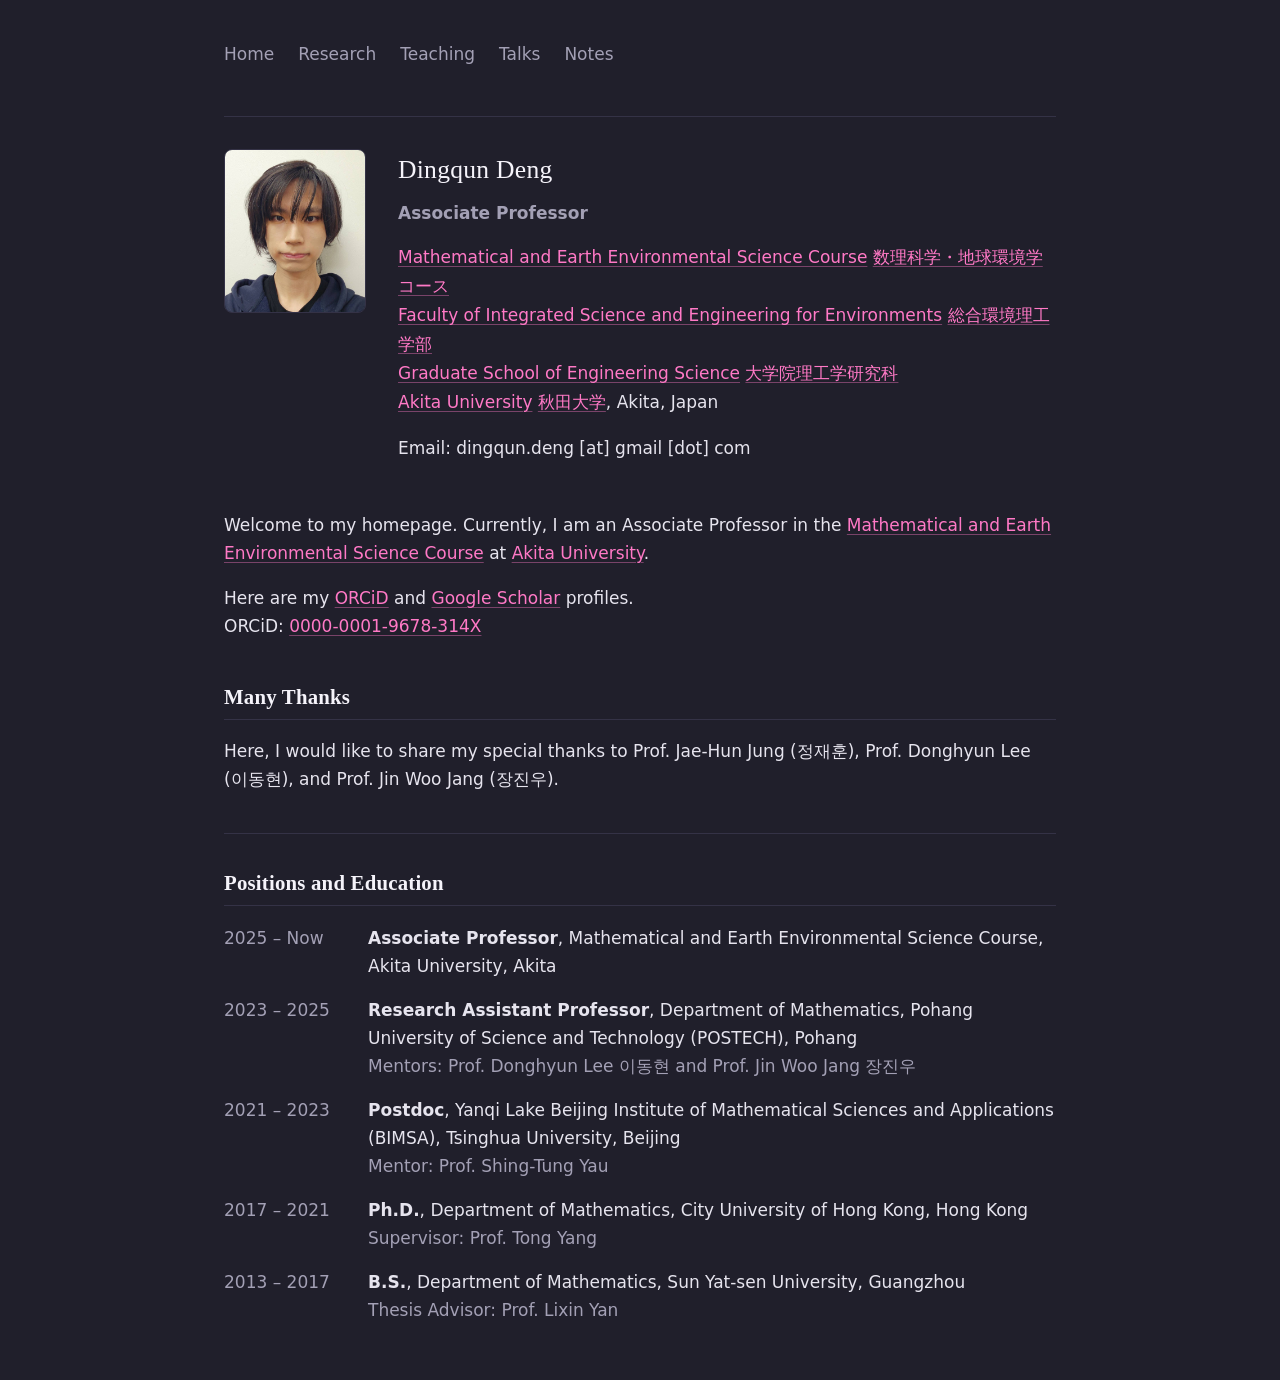
<file: index.html>
<!doctype html>
<html lang="en">
<head>
<meta charset="utf-8">
<meta name="viewport" content="width=device-width, initial-scale=1">
<title>Dingqun Deng</title>
<link rel="stylesheet" href="style.css">
</head>

<body>
<div class="wrap">

  <header>
    <nav>
      <ul>
        <li><a href="index.html">Home</a></li>
        <li><a href="research.html">Research</a></li>
        <li><a href="teaching.html">Teaching</a></li>
        <li><a href="talks.html">Talks</a></li>
        <li><a href="notes.html">Notes</a></li>
      </ul>
    </nav>
  </header>

  <hr>

  <div id="home">
    <div class="profile-row">
      <img src="photo.jpg" alt="Dingqun Deng" class="profile-avatar" onerror="this.remove()">
      <div>
        <h1 class="profile-name">Dingqun Deng</h1>
        <p class="profile-title"><strong>Associate Professor</strong></p>
        <p class="profile-links">
          <a href="http://mathsci-en.math.akita-u.ac.jp/">Mathematical and Earth Environmental Science Course</a> <a href="http://mathsci.math.akita-u.ac.jp/">数理科学・地球環境学コース</a><br>
          <a href="https://www.sogo.riko.akita-u.ac.jp/en/">Faculty of Integrated Science and Engineering for Environments</a> <a href="https://www.sogo.riko.akita-u.ac.jp/">総合環境理工学部</a><br>
          <a href="https://www.riko.akita-u.ac.jp/en/">Graduate School of Engineering Science</a> <a href="https://www.riko.akita-u.ac.jp/">大学院理工学研究科</a><br>
          <a href="https://www.akita-u.ac.jp/eng/">Akita University</a> <a href="https://www.akita-u.ac.jp/honbu/">秋田大学</a>, Akita, Japan
        </p>
        <p>Email: dingqun.deng [at] gmail [dot] com</p>
      </div>
    </div>

    <section>
      <p>
        Welcome to my homepage. Currently, I am an Associate Professor in the
        <a href="http://mathsci-en.math.akita-u.ac.jp/">Mathematical and Earth Environmental Science Course</a> at
        <a href="https://www.akita-u.ac.jp/honbu/">Akita University</a>.
      </p>
      <p>
        Here are my <a href="https://orcid.org/0000-0001-9678-314X">ORCiD</a> and
        <a href="https://scholar.google.com/citations?user=HFpd_nQAAAAJ&amp;hl=en">Google Scholar</a> profiles.<br>
        ORCiD: <a href="https://orcid.org/0000-0001-9678-314X">0000-0001-9678-314X</a>
      </p>
    </section>

    <section>
      <h2>Many Thanks</h2>
      <p>
        Here, I would like to share my special thanks to Prof. Jae-Hun Jung (정재훈),
        Prof. Donghyun Lee (이동현), and Prof. Jin Woo Jang (장진우).
      </p>
    </section>
  </div>

  <hr>

  <div id="cv">
    <h2>Positions and Education</h2>
    <ul class="clean-list">
      <li class="item-row">
        <span class="term">2025 &ndash; Now</span>
        <span class="content"><strong>Associate Professor</strong>, Mathematical and Earth Environmental Science Course, Akita University, Akita</span>
      </li>
      <li class="item-row">
        <span class="term">2023 &ndash; 2025</span>
        <span class="content"><strong>Research Assistant Professor</strong>, Department of Mathematics, Pohang University of Science and Technology (POSTECH), Pohang<br><span class="muted">Mentors: Prof. Donghyun Lee 이동현 and Prof. Jin Woo Jang 장진우</span></span>
      </li>
      <li class="item-row">
        <span class="term">2021 &ndash; 2023</span>
        <span class="content"><strong>Postdoc</strong>, Yanqi Lake Beijing Institute of Mathematical Sciences and Applications (BIMSA), Tsinghua University, Beijing<br><span class="muted">Mentor: Prof. Shing-Tung Yau</span></span>
      </li>
      <li class="item-row">
        <span class="term">2017 &ndash; 2021</span>
        <span class="content"><strong>Ph.D.</strong>, Department of Mathematics, City University of Hong Kong, Hong Kong<br><span class="muted">Supervisor: Prof. Tong Yang</span></span>
      </li>
      <li class="item-row">
        <span class="term">2013 &ndash; 2017</span>
        <span class="content"><strong>B.S.</strong>, Department of Mathematics, Sun Yat-sen University, Guangzhou<br><span class="muted">Thesis Advisor: Prof. Lixin Yan</span></span>
      </li>
    </ul>
  </div>

<footer class="muted" id="updfoot" hidden>
    Updated on <span id="upd"></span>
  </footer>
<script>
fetch("https://api.github.com/repos/dingqun-deng/dingqun-deng.github.io/commits?per_page=1&path=index.html")
  .then(r => r.json())
  .then(c => {
    var p = c[0].commit.committer.date.slice(0, 10).split("-");
    var m = ["Jan.", "Feb.", "Mar.", "Apr.", "May", "June",
             "July", "Aug.", "Sept.", "Oct.", "Nov.", "Dec."];
    document.getElementById("upd").textContent =
      m[+p[1] - 1] + " " + (+p[2]) + " " + p[0];
    document.getElementById("updfoot").hidden = false;
  })
  .catch(() => {});
</script>

</div>
</body>
</html>
</file>
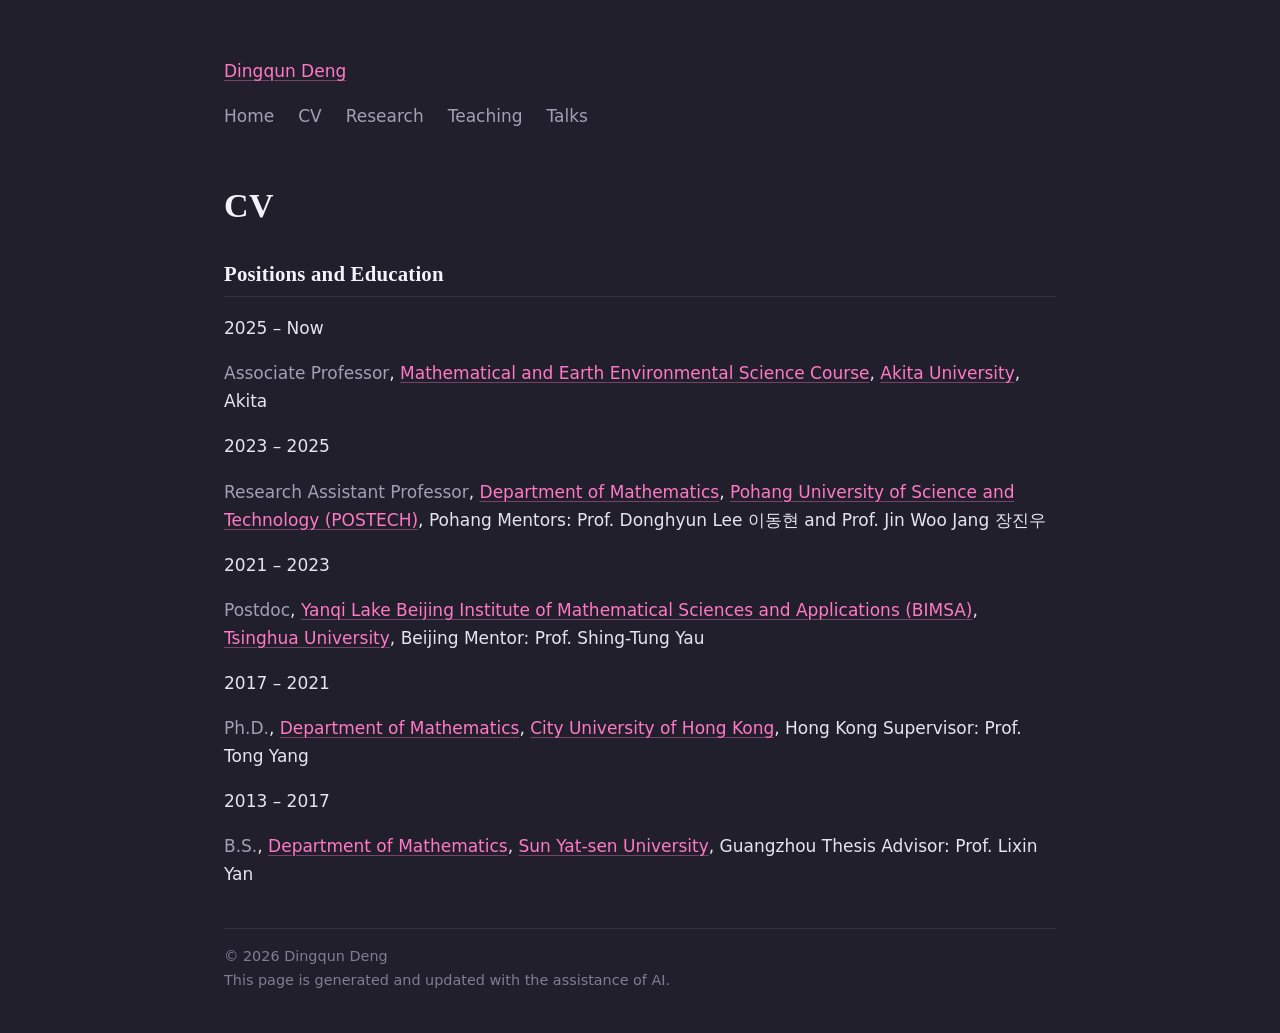
<file: cv.html>
<!doctype html>
<html lang="en">
<head>
<meta charset="utf-8">
<meta name="viewport" content="width=device-width, initial-scale=1">
<title>CV &middot; Dingqun Deng</title>
<meta name="description" content="Positions and education of Dingqun Deng — Akita University, POSTECH, BIMSA, City University of Hong Kong and Sun Yat-sen University.">
<meta property="og:title" content="CV · Dingqun Deng">
<meta property="og:description" content="Positions and education.">
<meta property="og:type" content="website">
<meta property="og:url" content="https://dingqun-deng.github.io/cv.html">
<link rel="stylesheet" href="style.css">
</head>

<body>
<div class="wrap">

  <header class="site-header">
    <p class="site-title"><a href="index.html">Dingqun Deng</a></p>
    <nav>
      <ul>
        <li><a href="index.html">Home</a></li>
        <li><a href="cv.html" aria-current="page">CV</a></li>
        <li><a href="research.html">Research</a></li>
        <li><a href="teaching.html">Teaching</a></li>
        <li><a href="talks.html">Talks</a></li>
      </ul>
    </nav>
  </header>

  <h1>CV</h1>

  <section>
    <h2>Positions and Education</h2>
    <div class="timeline">

      <div class="entry">
        <div class="when">2025 &ndash; Now</div>
        <p class="what">
          <span class="role">Associate Professor</span>,
          <a href="http://mathsci-en.math.akita-u.ac.jp/">Mathematical and Earth
          Environmental Science Course</a>,
          <a href="https://www.akita-u.ac.jp/honbu/">Akita University</a>, Akita
        </p>
      </div>

      <div class="entry">
        <div class="when">2023 &ndash; 2025</div>
        <p class="what">
          <span class="role">Research Assistant Professor</span>,
          <a href="https://math.postech.ac.kr/">Department of Mathematics</a>,
          <a href="https://www.postech.ac.kr/kor/index.do">Pohang University of Science and Technology (POSTECH)</a>, Pohang
          <span class="note">Mentors: Prof. Donghyun Lee 이동현 and Prof. Jin Woo Jang 장진우</span>
        </p>
      </div>

      <div class="entry">
        <div class="when">2021 &ndash; 2023</div>
        <p class="what">
          <span class="role">Postdoc</span>,
          <a href="https://www.bimsa.cn/wzsy">Yanqi Lake Beijing Institute of Mathematical Sciences and Applications (BIMSA)</a>,
          <a href="https://www.tsinghua.edu.cn/en/">Tsinghua University</a>, Beijing
          <span class="note">Mentor: Prof. Shing-Tung Yau</span>
        </p>
      </div>

      <div class="entry">
        <div class="when">2017 &ndash; 2021</div>
        <p class="what">
          <span class="role">Ph.D.</span>,
          <a href="https://www.cityu.edu.hk/ma/">Department of Mathematics</a>,
          <a href="https://www.cityu.edu.hk/">City University of Hong Kong</a>, Hong Kong
          <span class="note">Supervisor: Prof. Tong Yang</span>
        </p>
      </div>

      <div class="entry">
        <div class="when">2013 &ndash; 2017</div>
        <p class="what">
          <span class="role">B.S.</span>,
          <a href="https://math.sysu.edu.cn/">Department of Mathematics</a>,
          <a href="https://www.sysu.edu.cn/sysuen/">Sun Yat-sen University</a>, Guangzhou
          <span class="note">Thesis Advisor: Prof. Lixin Yan</span>
        </p>
      </div>

    </div>
  </section>

  <footer>
    &copy; <span class="year">2026</span> Dingqun Deng<br>
    This page is generated and updated with the assistance of AI.
  </footer>

</div>

<script>
  document.querySelectorAll('.year').forEach(function (el) {
    el.textContent = new Date().getFullYear();
  });
</script>
</body>
</html>
</file>
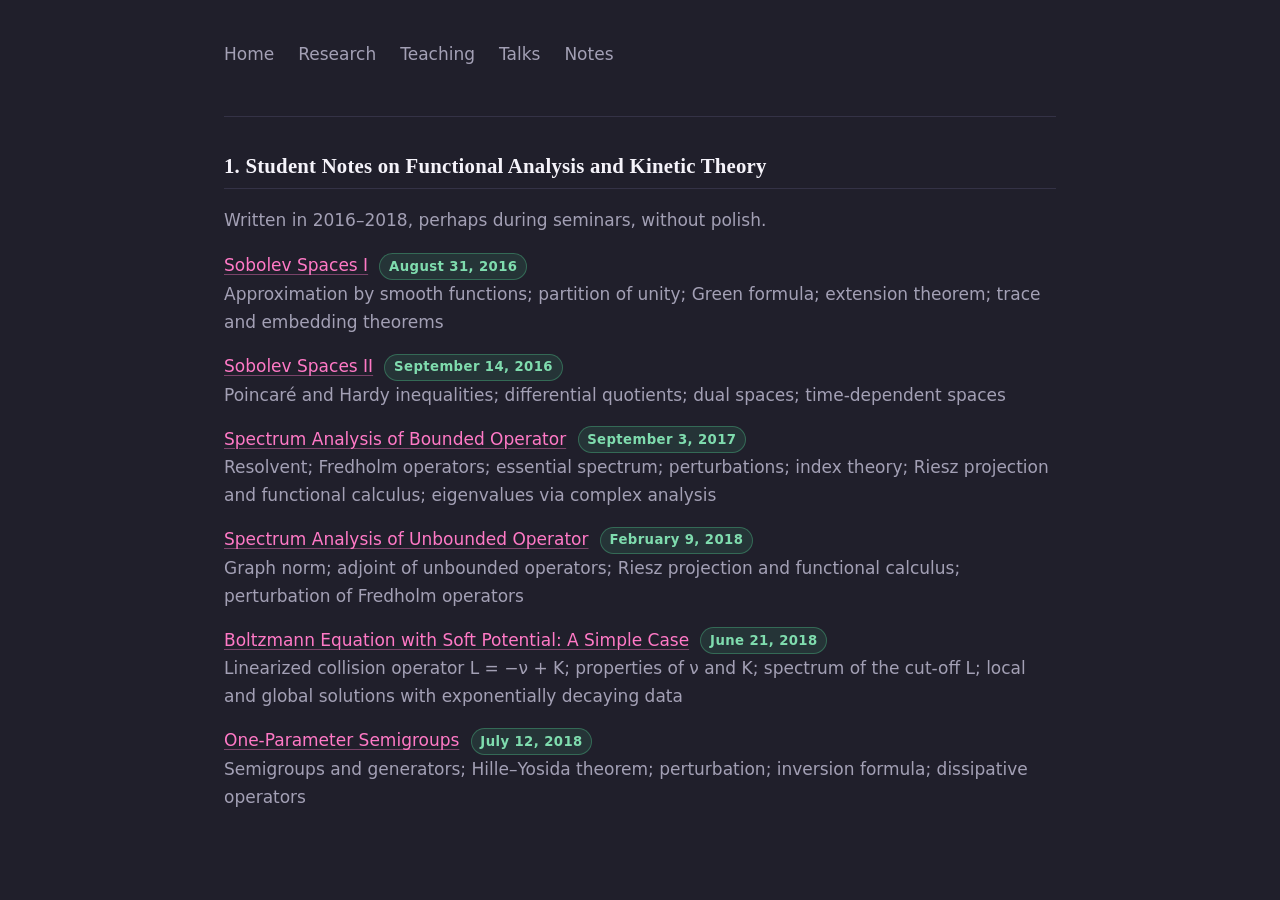
<file: notes.html>
<!doctype html>
<html lang="en">
<head>
<meta charset="utf-8">
<meta name="viewport" content="width=device-width, initial-scale=1">
<title>Student Notes on Functional Analysis and Kinetic Theory &middot; Dingqun Deng</title>
<link rel="stylesheet" href="style.css">
</head>

<body>
<div class="wrap">

  <header>
    <nav>
      <ul>
        <li><a href="index.html">Home</a></li>
        <li><a href="research.html">Research</a></li>
        <li><a href="teaching.html">Teaching</a></li>
        <li><a href="talks.html">Talks</a></li>
        <li><a href="notes.html" aria-current="page">Notes</a></li>
      </ul>
    </nav>
  </header>

  <hr>

  <h2>1. Student Notes on Functional Analysis and Kinetic Theory</h2>
  <p class="muted">
    Written in 2016&ndash;2018, perhaps during seminars, without polish.
  </p>

  <section>
    <ul class="clean-list">
      <li class="item-row">
        <span class="content">
          <a href="files/old_note/Sobolev%201.pdf" target="_blank">Sobolev Spaces I</a>
          <time class="page-count" datetime="2016-08-31">August 31, 2016</time><br>
          <span class="muted">Approximation by smooth functions; partition of unity; Green formula; extension theorem; trace and embedding theorems</span>
        </span>
      </li>
      <li class="item-row">
        <span class="content">
          <a href="files/old_note/Sobolev%202.pdf" target="_blank">Sobolev Spaces II</a>
          <time class="page-count" datetime="2016-09-14">September 14, 2016</time><br>
          <span class="muted">Poincar&eacute; and Hardy inequalities; differential quotients; dual spaces; time-dependent spaces</span>
        </span>
      </li>
      <li class="item-row">
        <span class="content">
          <a href="files/old_note/Spectrum%20Analysis%20of%20Bounded%20Operator.pdf" target="_blank">Spectrum Analysis of Bounded Operator</a>
          <time class="page-count" datetime="2017-09-03">September 3, 2017</time><br>
          <span class="muted">Resolvent; Fredholm operators; essential spectrum; perturbations; index theory; Riesz projection and functional calculus; eigenvalues via complex analysis</span>
        </span>
      </li>
      <li class="item-row">
        <span class="content">
          <a href="files/old_note/Spectrum%20Analysis%20of%20Unbounded%20Operator.pdf" target="_blank">Spectrum Analysis of Unbounded Operator</a>
          <time class="page-count" datetime="2018-02-09">February 9, 2018</time><br>
          <span class="muted">Graph norm; adjoint of unbounded operators; Riesz projection and functional calculus; perturbation of Fredholm operators</span>
        </span>
      </li>
      <li class="item-row">
        <span class="content">
          <a href="files/old_note/Boltzmann%20euqation%20with%20soft%20potential%20a%20simple%20case.pdf" target="_blank">Boltzmann Equation with Soft Potential: A Simple Case</a>
          <time class="page-count" datetime="2018-06-21">June 21, 2018</time><br>
          <span class="muted">Linearized collision operator L = &minus;&nu; + K; properties of &nu; and K; spectrum of the cut-off L; local and global solutions with exponentially decaying data</span>
        </span>
      </li>
      <li class="item-row">
        <span class="content">
          <a href="files/old_note/One-Parameter%20Semigroup.pdf" target="_blank">One-Parameter Semigroups</a>
          <time class="page-count" datetime="2018-07-12">July 12, 2018</time><br>
          <span class="muted">Semigroups and generators; Hille&ndash;Yosida theorem; perturbation; inversion formula; dissipative operators</span>
        </span>
      </li>
    </ul>
  </section>

</div>
</body>
</html>
</file>
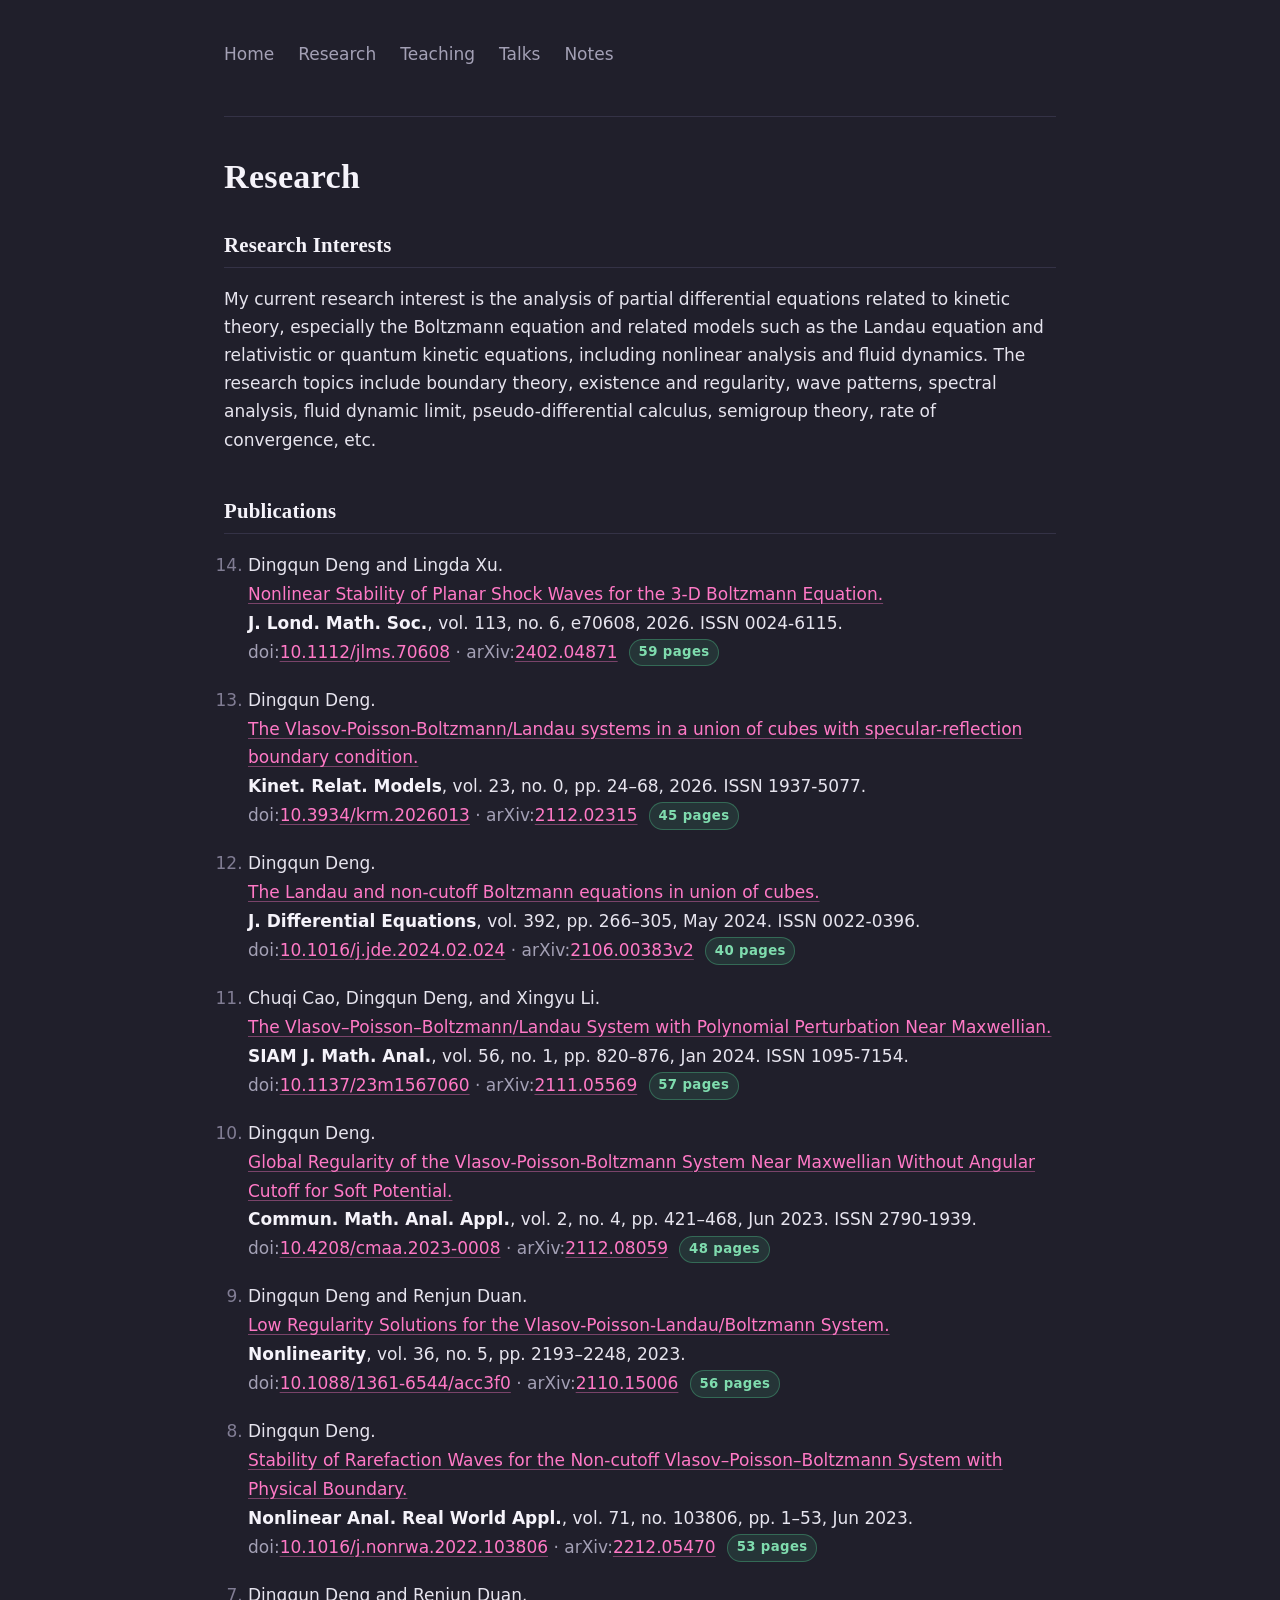
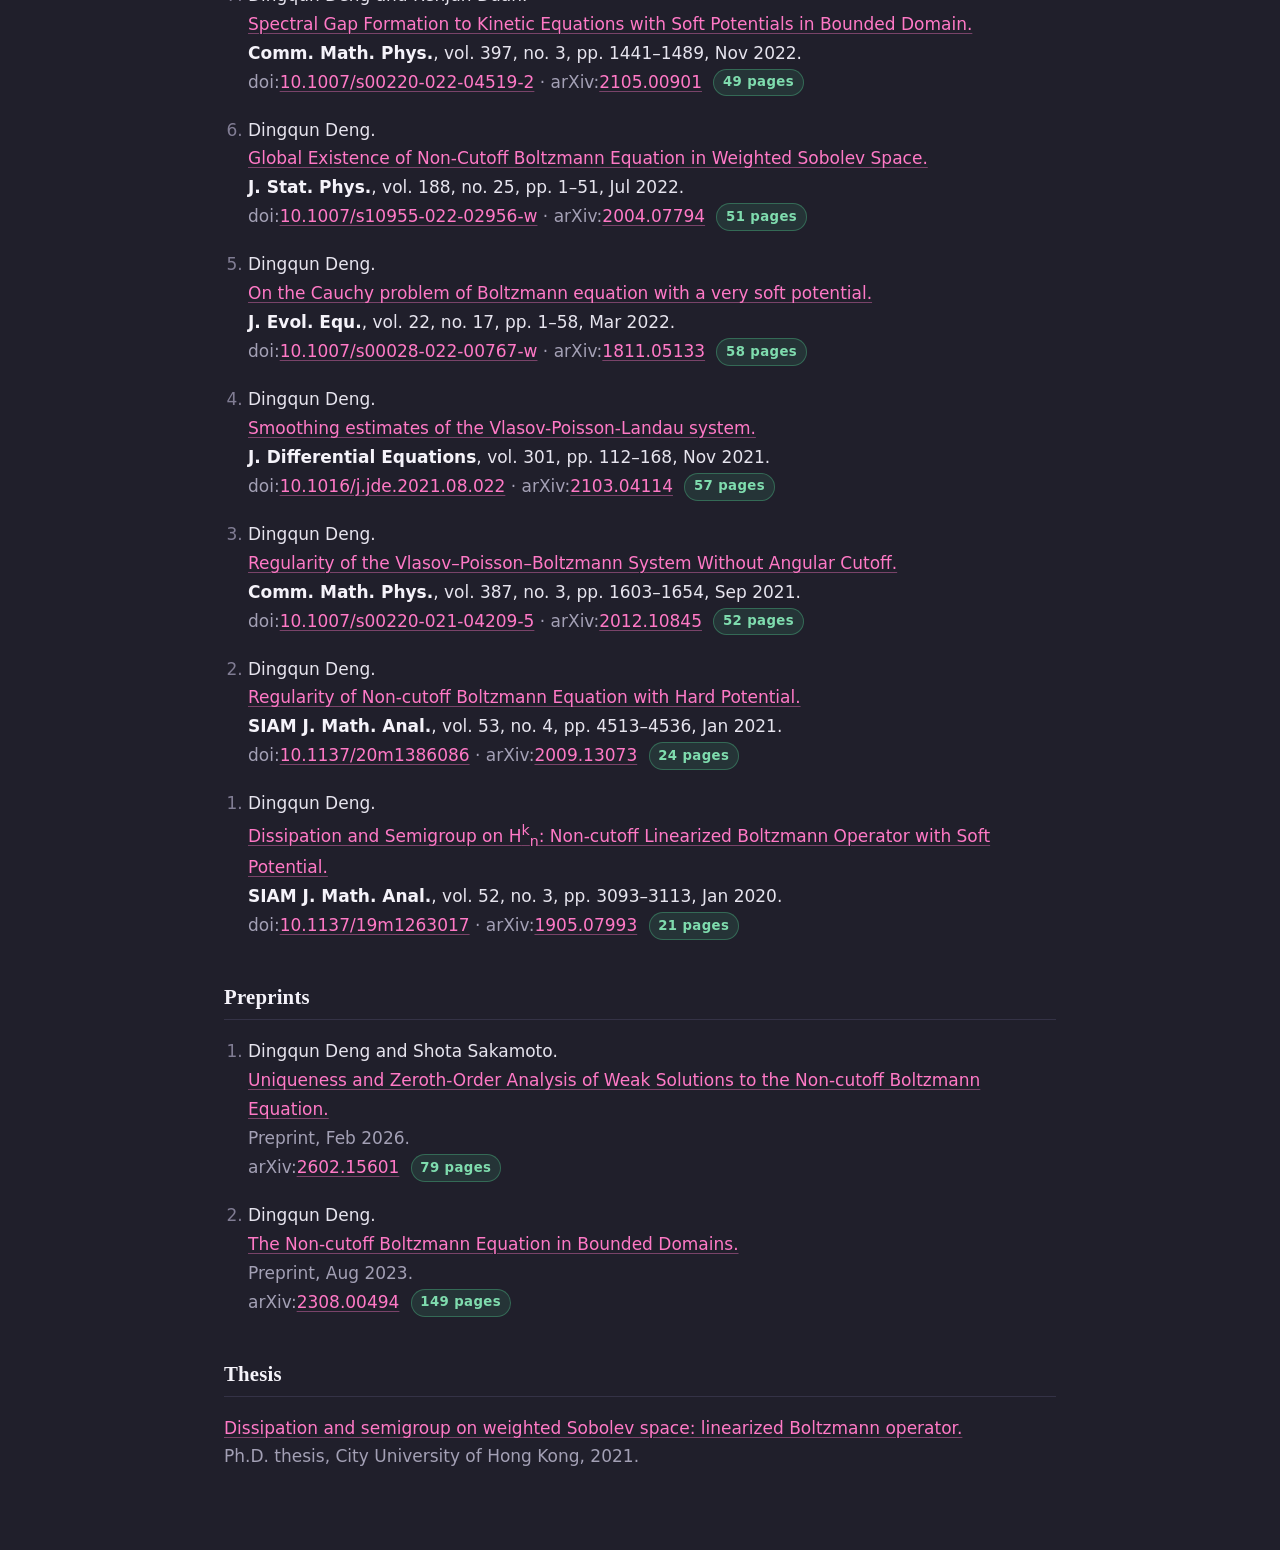
<file: research.html>
<!doctype html>
<html lang="en">
<head>
<meta charset="utf-8">
<meta name="viewport" content="width=device-width, initial-scale=1">
<title>Research &middot; Dingqun Deng</title>
<link rel="stylesheet" href="style.css">
</head>

<body>
<div class="wrap">

  <header>
    <nav>
      <ul>
        <li><a href="index.html">Home</a></li>
        <li><a href="research.html" aria-current="page">Research</a></li>
        <li><a href="teaching.html">Teaching</a></li>
        <li><a href="talks.html">Talks</a></li>
        <li><a href="notes.html">Notes</a></li>
      </ul>
    </nav>
  </header>

  <hr>

  <h1>Research</h1>

  <section>
    <h2>Research Interests</h2>
    <p>
      My current research interest is the analysis of partial differential equations
      related to kinetic theory, especially the Boltzmann equation and related models
      such as the Landau equation and relativistic or quantum kinetic equations,
      including nonlinear analysis and fluid dynamics. The research topics include
      boundary theory, existence and regularity, wave patterns, spectral analysis,
      fluid dynamic limit, pseudo-differential calculus, semigroup theory, rate of
      convergence, etc.
    </p>
  </section>
  

<section>
    <h2>Publications</h2>
    <ol class="numbered-list" reversed>
      <li class="pub-item">
        Dingqun Deng and Lingda Xu.<br>
        <a href="https://arxiv.org/abs/2402.04871">Nonlinear Stability of Planar Shock Waves for the 3-D Boltzmann Equation.</a><br>
        <span class="journal-title">J. Lond. Math. Soc.</span>, vol. 113, no. 6, e70608, 2026. ISSN 0024-6115.<br>
        <span class="ids">doi:<a href="https://doi.org/10.1112/jlms.70608">10.1112/jlms.70608</a> &middot; arXiv:<a href="https://arxiv.org/abs/2402.04871">2402.04871</a> <span class="page-count">59 pages</span></span>
      </li>
      <li class="pub-item">
        Dingqun Deng.<br>
        <a href="https://doi.org/10.3934/krm.2026013">The Vlasov-Poisson-Boltzmann/Landau systems in a union of cubes with specular-reflection boundary condition.</a><br>
        <span class="journal-title">Kinet. Relat. Models</span>, vol. 23, no. 0, pp. 24&ndash;68, 2026. ISSN 1937-5077.<br>
        <span class="ids">doi:<a href="https://doi.org/10.3934/krm.2026013">10.3934/krm.2026013</a> &middot; arXiv:<a href="https://arxiv.org/abs/2112.02315">2112.02315</a> <span class="page-count">45 pages</span></span>
      </li>
      <li class="pub-item">
        Dingqun Deng.<br>
        <a href="https://www.sciencedirect.com/science/article/pii/S0022039624000950">The Landau and non-cutoff Boltzmann equations in union of cubes.</a><br>
        <span class="journal-title">J. Differential Equations</span>, vol. 392, pp. 266&ndash;305, May 2024. ISSN 0022-0396.<br>
        <span class="ids">doi:<a href="https://doi.org/10.1016/j.jde.2024.02.024">10.1016/j.jde.2024.02.024</a> &middot; arXiv:<a href="https://arxiv.org/abs/2106.00383v2">2106.00383v2</a> <span class="page-count">40 pages</span></span>
      </li>
      <li class="pub-item">
        Chuqi Cao, Dingqun Deng, and Xingyu Li.<br>
        <a href="https://epubs.siam.org/doi/10.1137/23M1567060">The Vlasov&ndash;Poisson&ndash;Boltzmann/Landau System with Polynomial Perturbation Near Maxwellian.</a><br>
        <span class="journal-title">SIAM J. Math. Anal.</span>, vol. 56, no. 1, pp. 820&ndash;876, Jan 2024. ISSN 1095-7154.<br>
        <span class="ids">doi:<a href="https://doi.org/10.1137/23m1567060">10.1137/23m1567060</a> &middot; arXiv:<a href="https://arxiv.org/abs/2111.05569">2111.05569</a> <span class="page-count">57 pages</span></span>
      </li>
      <li class="pub-item">
        Dingqun Deng.<br>
        <a href="https://global-sci.org/intro/article_detail/cmaa/22149.html">Global Regularity of the Vlasov-Poisson-Boltzmann System Near Maxwellian Without Angular Cutoff for Soft Potential.</a><br>
        <span class="journal-title">Commun. Math. Anal. Appl.</span>, vol. 2, no. 4, pp. 421&ndash;468, Jun 2023. ISSN 2790-1939.<br>
        <span class="ids">doi:<a href="https://doi.org/10.4208/cmaa.2023-0008">10.4208/cmaa.2023-0008</a> &middot; arXiv:<a href="https://arxiv.org/abs/2112.08059">2112.08059</a> <span class="page-count">48 pages</span></span>
      </li>
      <li class="pub-item">
        Dingqun Deng and Renjun Duan.<br>
        <a href="https://iopscience.iop.org/article/10.1088/1361-6544/acc3f0">Low Regularity Solutions for the Vlasov-Poisson-Landau/Boltzmann System.</a><br>
        <span class="journal-title">Nonlinearity</span>, vol. 36, no. 5, pp. 2193&ndash;2248, 2023.<br>
        <span class="ids">doi:<a href="https://doi.org/10.1088/1361-6544/acc3f0">10.1088/1361-6544/acc3f0</a> &middot; arXiv:<a href="https://arxiv.org/abs/2110.15006">2110.15006</a> <span class="page-count">56 pages</span></span>
      </li>
      <li class="pub-item">
        Dingqun Deng.<br>
        <a href="https://www.sciencedirect.com/science/article/abs/pii/S1468121822001894">Stability of Rarefaction Waves for the Non-cutoff Vlasov&ndash;Poisson&ndash;Boltzmann System with Physical Boundary.</a><br>
        <span class="journal-title">Nonlinear Anal. Real World Appl.</span>, vol. 71, no. 103806, pp. 1&ndash;53, Jun 2023.<br>
        <span class="ids">doi:<a href="https://doi.org/10.1016/j.nonrwa.2022.103806">10.1016/j.nonrwa.2022.103806</a> &middot; arXiv:<a href="https://arxiv.org/abs/2212.05470">2212.05470</a> <span class="page-count">53 pages</span></span>
      </li>
      <li class="pub-item">
        Dingqun Deng and Renjun Duan.<br>
        <a href="https://link.springer.com/article/10.1007/s00220-022-04519-2">Spectral Gap Formation to Kinetic Equations with Soft Potentials in Bounded Domain.</a><br>
        <span class="journal-title">Comm. Math. Phys.</span>, vol. 397, no. 3, pp. 1441&ndash;1489, Nov 2022.<br>
        <span class="ids">doi:<a href="https://doi.org/10.1007/s00220-022-04519-2">10.1007/s00220-022-04519-2</a> &middot; arXiv:<a href="https://arxiv.org/abs/2105.00901">2105.00901</a> <span class="page-count">49 pages</span></span>
      </li>
      <li class="pub-item">
        Dingqun Deng.<br>
        <a href="https://link.springer.com/article/10.1007/s10955-022-02956-w">Global Existence of Non-Cutoff Boltzmann Equation in Weighted Sobolev Space.</a><br>
        <span class="journal-title">J. Stat. Phys.</span>, vol. 188, no. 25, pp. 1&ndash;51, Jul 2022.<br>
        <span class="ids">doi:<a href="https://doi.org/10.1007/s10955-022-02956-w">10.1007/s10955-022-02956-w</a> &middot; arXiv:<a href="https://arxiv.org/abs/2004.07794">2004.07794</a> <span class="page-count">51 pages</span></span>
      </li>
      <li class="pub-item">
        Dingqun Deng.<br>
        <a href="https://link.springer.com/article/10.1007/s00028-022-00767-w">On the Cauchy problem of Boltzmann equation with a very soft potential.</a><br>
        <span class="journal-title">J. Evol. Equ.</span>, vol. 22, no. 17, pp. 1&ndash;58, Mar 2022.<br>
        <span class="ids">doi:<a href="https://doi.org/10.1007/s00028-022-00767-w">10.1007/s00028-022-00767-w</a> &middot; arXiv:<a href="https://arxiv.org/abs/1811.05133">1811.05133</a> <span class="page-count">58 pages</span></span>
      </li>
      <li class="pub-item">
        Dingqun Deng.<br>
        <a href="https://www.sciencedirect.com/science/article/abs/pii/S002203962100526X">Smoothing estimates of the Vlasov-Poisson-Landau system.</a><br>
        <span class="journal-title">J. Differential Equations</span>, vol. 301, pp. 112&ndash;168, Nov 2021.<br>
        <span class="ids">doi:<a href="https://doi.org/10.1016/j.jde.2021.08.022">10.1016/j.jde.2021.08.022</a> &middot; arXiv:<a href="https://arxiv.org/abs/2103.04114">2103.04114</a> <span class="page-count">57 pages</span></span>
      </li>
      <li class="pub-item">
        Dingqun Deng.<br>
        <a href="https://link.springer.com/article/10.1007/s00220-021-04209-5">Regularity of the Vlasov&ndash;Poisson&ndash;Boltzmann System Without Angular Cutoff.</a><br>
        <span class="journal-title">Comm. Math. Phys.</span>, vol. 387, no. 3, pp. 1603&ndash;1654, Sep 2021.<br>
        <span class="ids">doi:<a href="https://doi.org/10.1007/s00220-021-04209-5">10.1007/s00220-021-04209-5</a> &middot; arXiv:<a href="https://arxiv.org/abs/2012.10845">2012.10845</a> <span class="page-count">52 pages</span></span>
      </li>
      <li class="pub-item">
        Dingqun Deng.<br>
        <a href="https://epubs.siam.org/doi/10.1137/20M1386086">Regularity of Non-cutoff Boltzmann Equation with Hard Potential.</a><br>
        <span class="journal-title">SIAM J. Math. Anal.</span>, vol. 53, no. 4, pp. 4513&ndash;4536, Jan 2021.<br>
        <span class="ids">doi:<a href="https://doi.org/10.1137/20m1386086">10.1137/20m1386086</a> &middot; arXiv:<a href="https://arxiv.org/abs/2009.13073">2009.13073</a> <span class="page-count">24 pages</span></span>
      </li>
      <li class="pub-item">
        Dingqun Deng.<br>
        <a href="https://epubs.siam.org/doi/10.1137/19M1263017">Dissipation and Semigroup on H<sup>k</sup><sub>n</sub>: Non-cutoff Linearized Boltzmann Operator with Soft Potential.</a><br>
        <span class="journal-title">SIAM J. Math. Anal.</span>, vol. 52, no. 3, pp. 3093&ndash;3113, Jan 2020.<br>
        <span class="ids">doi:<a href="https://doi.org/10.1137/19m1263017">10.1137/19m1263017</a> &middot; arXiv:<a href="https://arxiv.org/abs/1905.07993">1905.07993</a> <span class="page-count">21 pages</span></span>
      </li>
    </ol>
  </section>

  <section>
    <h2>Preprints</h2>
    <ol class="numbered-list">
      <li class="pub-item">
        Dingqun Deng and Shota Sakamoto.<br>
        <a href="https://arxiv.org/abs/2602.15601">Uniqueness and Zeroth-Order Analysis of Weak Solutions to the Non-cutoff Boltzmann Equation.</a><br>
        <span class="venue">Preprint, Feb 2026.</span><br>
        <span class="ids">arXiv:<a href="https://arxiv.org/abs/2602.15601">2602.15601</a> <span class="page-count">79 pages</span></span>
      </li>
      <li class="pub-item">
        Dingqun Deng.<br>
        <a href="https://arxiv.org/abs/2308.00494">The Non-cutoff Boltzmann Equation in Bounded Domains.</a><br>
        <span class="venue">Preprint, Aug 2023.</span><br>
        <span class="ids">arXiv:<a href="https://arxiv.org/abs/2308.00494">2308.00494</a> <span class="page-count">149 pages</span></span>
      </li>
    </ol>
  </section>

  <section>
    <h2>Thesis</h2>
    <ul class="clean-list">
      <li>
        <a href="https://julac-cuh.primo.exlibrisgroup.com/permalink/852JULAC_CUH/1h0v6jr/alma991029524663903408">Dissipation and semigroup on weighted Sobolev space: linearized Boltzmann operator.</a><br>
        <span class="venue">Ph.D. thesis, City University of Hong Kong, 2021.</span>
      </li>
    </ul>
  </section>
  
</div>
</body>
</html>
</file>
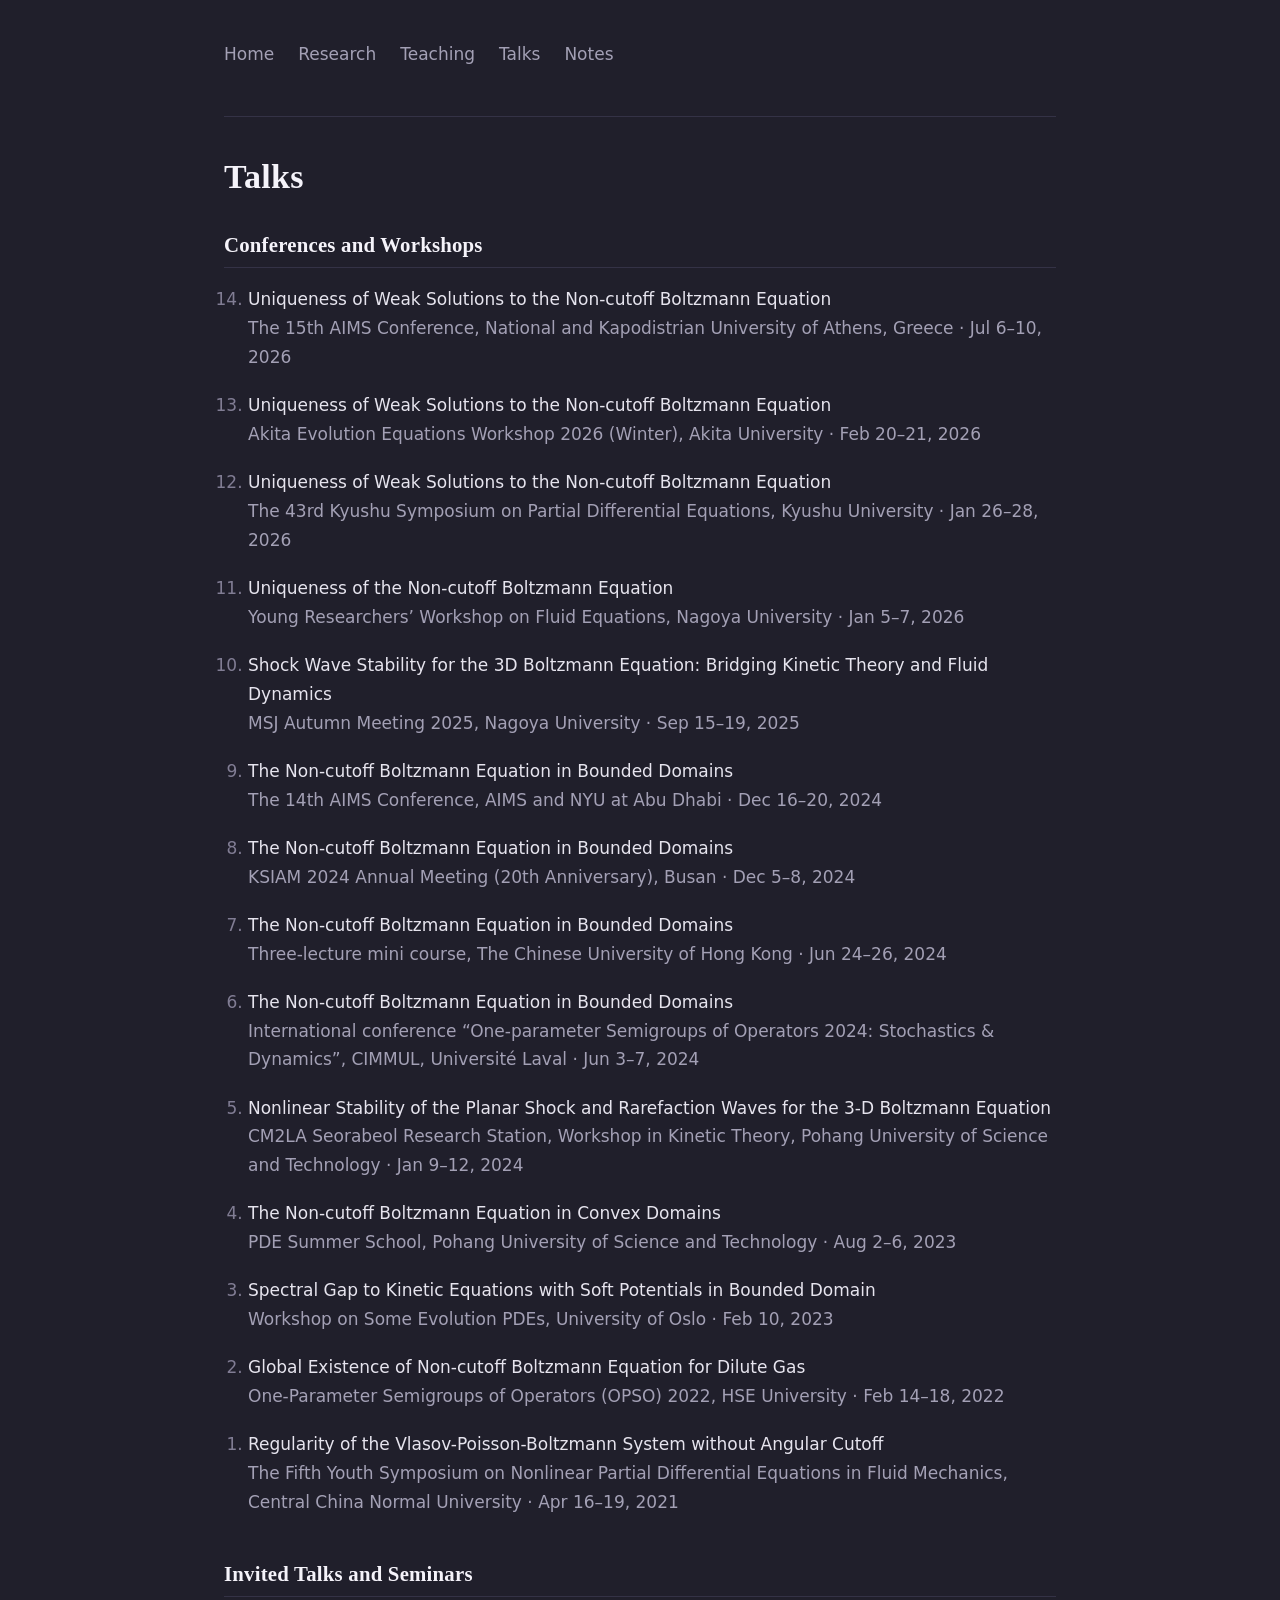
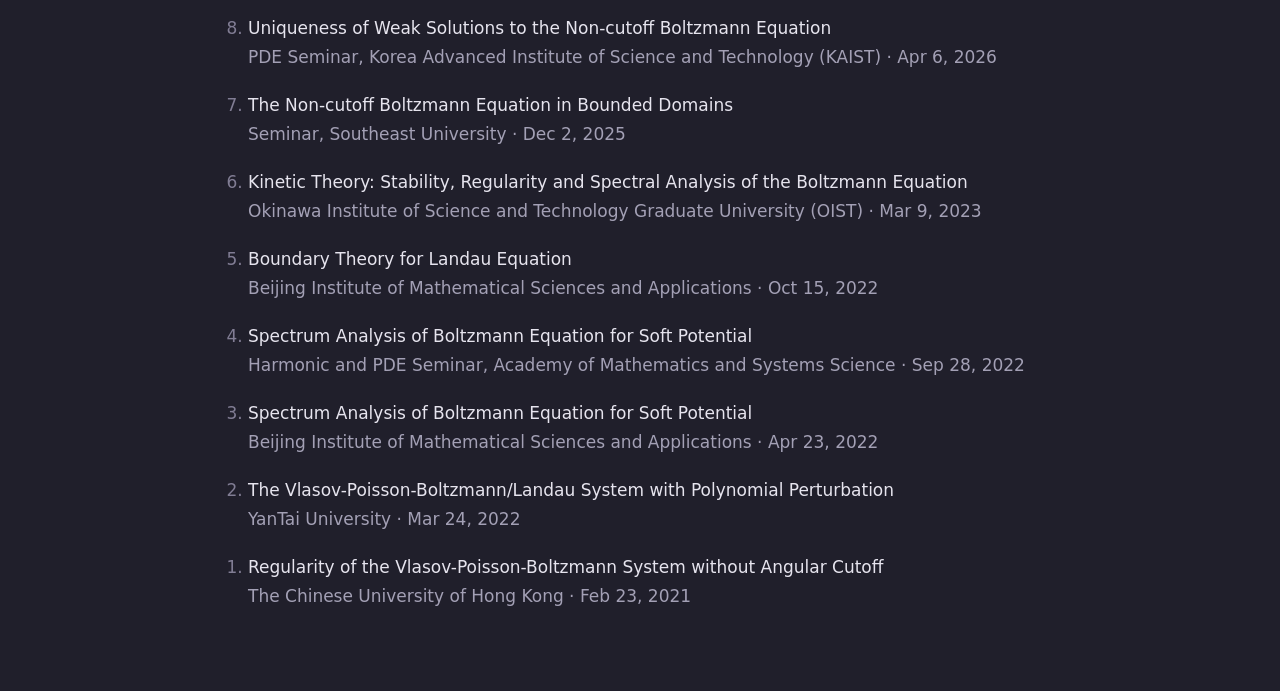
<file: talks.html>
<!doctype html>
<html lang="en">
<head>
<meta charset="utf-8">
<meta name="viewport" content="width=device-width, initial-scale=1">
<title>Talks &middot; Dingqun Deng</title>
<link rel="stylesheet" href="style.css">
</head>

<body>
<div class="wrap">

  <header>
    <nav>
      <ul>
        <li><a href="index.html">Home</a></li>
        <li><a href="research.html">Research</a></li>
        <li><a href="teaching.html">Teaching</a></li>
        <li><a href="talks.html" aria-current="page">Talks</a></li>
        <li><a href="notes.html">Notes</a></li>
      </ul>
    </nav>
  </header>

  <hr>

  <h1>Talks</h1>

  <section>
    <h2>Conferences and Workshops</h2>
    <ol class="numbered-list" reversed>
      <li class="talk-item">
        Uniqueness of Weak Solutions to the Non-cutoff Boltzmann Equation<br>
        <span class="muted">The 15th AIMS Conference, National and Kapodistrian University of Athens, Greece &middot; Jul 6&ndash;10, 2026</span>
      </li>
      <li class="talk-item">
        Uniqueness of Weak Solutions to the Non-cutoff Boltzmann Equation<br>
        <span class="muted">Akita Evolution Equations Workshop 2026 (Winter), Akita University &middot; Feb 20&ndash;21, 2026</span>
      </li>
      <li class="talk-item">
        Uniqueness of Weak Solutions to the Non-cutoff Boltzmann Equation<br>
        <span class="muted">The 43rd Kyushu Symposium on Partial Differential Equations, Kyushu University &middot; Jan 26&ndash;28, 2026</span>
      </li>
      <li class="talk-item">
        Uniqueness of the Non-cutoff Boltzmann Equation<br>
        <span class="muted">Young Researchers&rsquo; Workshop on Fluid Equations, Nagoya University &middot; Jan 5&ndash;7, 2026</span>
      </li>
      <li class="talk-item">
        Shock Wave Stability for the 3D Boltzmann Equation: Bridging Kinetic Theory and Fluid Dynamics<br>
        <span class="muted">MSJ Autumn Meeting 2025, Nagoya University &middot; Sep 15&ndash;19, 2025</span>
      </li>
      <li class="talk-item">
        The Non-cutoff Boltzmann Equation in Bounded Domains<br>
        <span class="muted">The 14th AIMS Conference, AIMS and NYU at Abu Dhabi &middot; Dec 16&ndash;20, 2024</span>
      </li>
      <li class="talk-item">
        The Non-cutoff Boltzmann Equation in Bounded Domains<br>
        <span class="muted">KSIAM 2024 Annual Meeting (20th Anniversary), Busan &middot; Dec 5&ndash;8, 2024</span>
      </li>
      <li class="talk-item">
        The Non-cutoff Boltzmann Equation in Bounded Domains<br>
        <span class="muted">Three-lecture mini course, The Chinese University of Hong Kong &middot; Jun 24&ndash;26, 2024</span>
      </li>
      <li class="talk-item">
        The Non-cutoff Boltzmann Equation in Bounded Domains<br>
        <span class="muted">International conference &ldquo;One-parameter Semigroups of Operators 2024: Stochastics &amp; Dynamics&rdquo;, CIMMUL, Universit&eacute; Laval &middot; Jun 3&ndash;7, 2024</span>
      </li>
      <li class="talk-item">
        Nonlinear Stability of the Planar Shock and Rarefaction Waves for the 3-D Boltzmann Equation<br>
        <span class="muted">CM2LA Seorabeol Research Station, Workshop in Kinetic Theory, Pohang University of Science and Technology &middot; Jan 9&ndash;12, 2024</span>
      </li>
      <li class="talk-item">
        The Non-cutoff Boltzmann Equation in Convex Domains<br>
        <span class="muted">PDE Summer School, Pohang University of Science and Technology &middot; Aug 2&ndash;6, 2023</span>
      </li>
      <li class="talk-item">
        Spectral Gap to Kinetic Equations with Soft Potentials in Bounded Domain<br>
        <span class="muted">Workshop on Some Evolution PDEs, University of Oslo &middot; Feb 10, 2023</span>
      </li>
      <li class="talk-item">
        Global Existence of Non-cutoff Boltzmann Equation for Dilute Gas<br>
        <span class="muted">One-Parameter Semigroups of Operators (OPSO) 2022, HSE University &middot; Feb 14&ndash;18, 2022</span>
      </li>
      <li class="talk-item">
        Regularity of the Vlasov-Poisson-Boltzmann System without Angular Cutoff<br>
        <span class="muted">The Fifth Youth Symposium on Nonlinear Partial Differential Equations in Fluid Mechanics, Central China Normal University &middot; Apr 16&ndash;19, 2021</span>
      </li>
    </ol>
  </section>

  <section>
    <h2>Invited Talks and Seminars</h2>
    <ol class="numbered-list" reversed>
      <li class="talk-item">
        Uniqueness of Weak Solutions to the Non-cutoff Boltzmann Equation<br>
        <span class="muted">PDE Seminar, Korea Advanced Institute of Science and Technology (KAIST) &middot; Apr 6, 2026</span>
      </li>
      <li class="talk-item">
        The Non-cutoff Boltzmann Equation in Bounded Domains<br>
        <span class="muted">Seminar, Southeast University &middot; Dec 2, 2025</span>
      </li>
      <li class="talk-item">
        Kinetic Theory: Stability, Regularity and Spectral Analysis of the Boltzmann Equation<br>
        <span class="muted">Okinawa Institute of Science and Technology Graduate University (OIST) &middot; Mar 9, 2023</span>
      </li>
      <li class="talk-item">
        Boundary Theory for Landau Equation<br>
        <span class="muted">Beijing Institute of Mathematical Sciences and Applications &middot; Oct 15, 2022</span>
      </li>
      <li class="talk-item">
        Spectrum Analysis of Boltzmann Equation for Soft Potential<br>
        <span class="muted">Harmonic and PDE Seminar, Academy of Mathematics and Systems Science &middot; Sep 28, 2022</span>
      </li>
      <li class="talk-item">
        Spectrum Analysis of Boltzmann Equation for Soft Potential<br>
        <span class="muted">Beijing Institute of Mathematical Sciences and Applications &middot; Apr 23, 2022</span>
      </li>
      <li class="talk-item">
        The Vlasov-Poisson-Boltzmann/Landau System with Polynomial Perturbation<br>
        <span class="muted">YanTai University &middot; Mar 24, 2022</span>
      </li>
      <li class="talk-item">
        Regularity of the Vlasov-Poisson-Boltzmann System without Angular Cutoff<br>
        <span class="muted">The Chinese University of Hong Kong &middot; Feb 23, 2021</span>
      </li>
    </ol>
  </section>

</div>
</body>
</html>
</file>
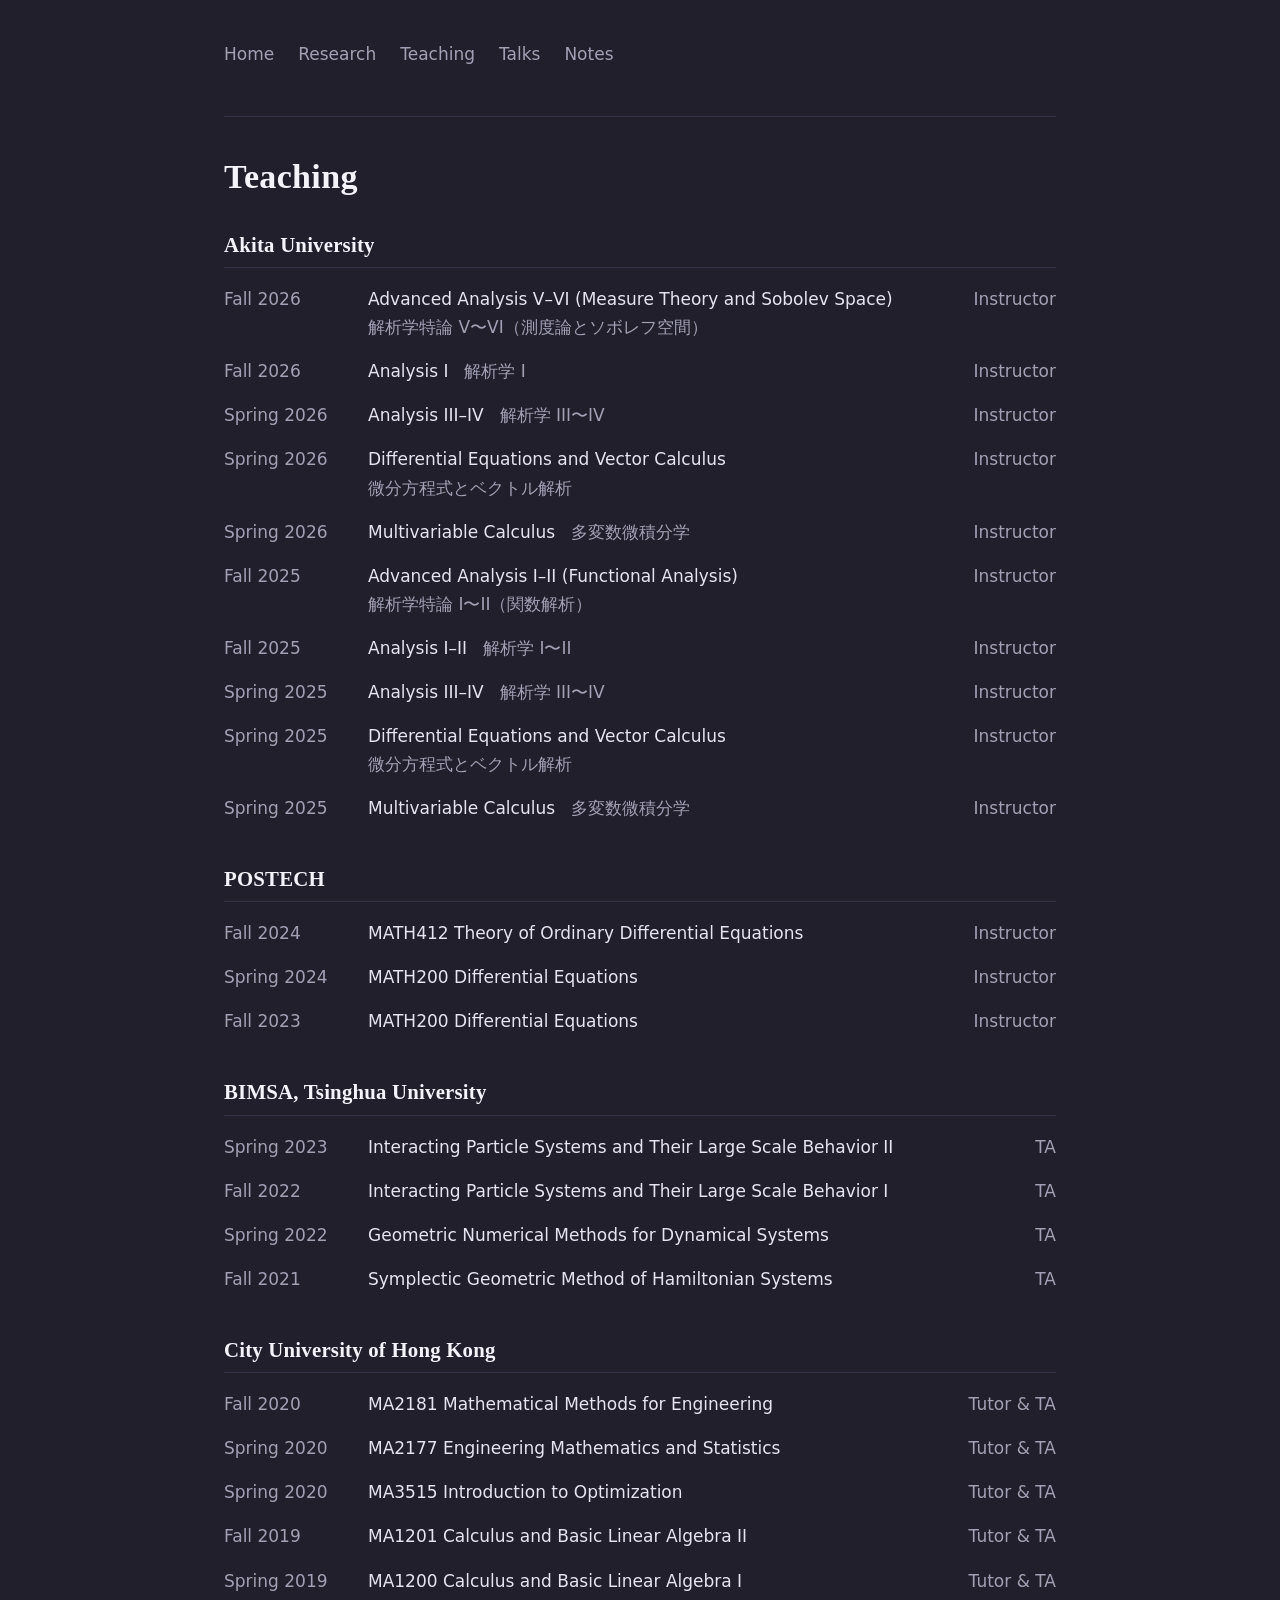
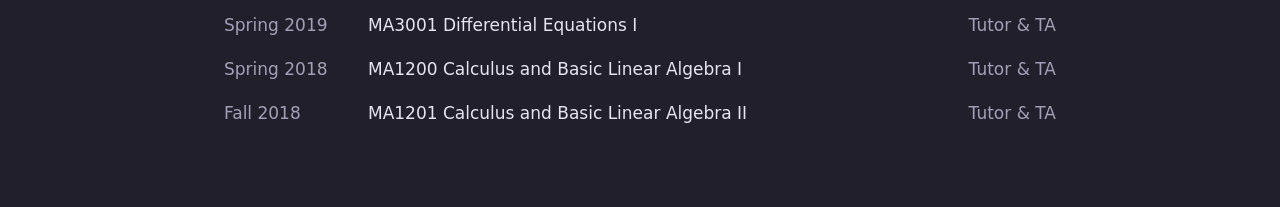
<file: teaching.html>
<!doctype html>
<html lang="en">
<head>
<meta charset="utf-8">
<meta name="viewport" content="width=device-width, initial-scale=1">
<title>Teaching &middot; Dingqun Deng</title>
<link rel="stylesheet" href="style.css">
</head>

<body>
<div class="wrap">

  <header>
    <nav>
      <ul>
        <li><a href="index.html">Home</a></li>
        <li><a href="research.html">Research</a></li>
        <li><a href="teaching.html" aria-current="page">Teaching</a></li>
        <li><a href="talks.html">Talks</a></li>
        <li><a href="notes.html">Notes</a></li>
      </ul>
    </nav>
  </header>

  <hr>

  <h1>Teaching</h1>

  <section>
    <h2>Akita University</h2>
    <ul class="clean-list">
      <li class="item-row">
        <span class="term">Fall 2026</span>
        <span class="content">
          Advanced Analysis V&ndash;VI (Measure Theory and Sobolev Space)<br>
          <span class="muted">解析学特論 V〜VI（測度論とソボレフ空間）</span>
        </span>
        <span class="role">Instructor</span>
      </li>
      <li class="item-row">
        <span class="term">Fall 2026</span>
        <span class="content">
          Analysis I<span class="course-ja">解析学 I</span>
        </span>
        <span class="role">Instructor</span>
      </li>
      <li class="item-row">
        <span class="term">Spring 2026</span>
        <span class="content">
          Analysis III&ndash;IV<span class="course-ja">解析学 III〜IV</span>
        </span>
        <span class="role">Instructor</span>
      </li>
      <li class="item-row">
        <span class="term">Spring 2026</span>
        <span class="content">
          Differential Equations and Vector Calculus<br>
          <span class="muted">微分方程式とベクトル解析</span>
        </span>
        <span class="role">Instructor</span>
      </li>
      <li class="item-row">
        <span class="term">Spring 2026</span>
        <span class="content">
          Multivariable Calculus<span class="course-ja">多変数微積分学</span>
        </span>
        <span class="role">Instructor</span>
      </li>
      <li class="item-row">
        <span class="term">Fall 2025</span>
        <span class="content">
          Advanced Analysis I&ndash;II (Functional Analysis)<br>
          <span class="muted">解析学特論 I〜II（関数解析）</span>
        </span>
        <span class="role">Instructor</span>
      </li>
      <li class="item-row">
        <span class="term">Fall 2025</span>
        <span class="content">
          Analysis I&ndash;II<span class="course-ja">解析学 I〜II</span>
        </span>
        <span class="role">Instructor</span>
      </li>
      <li class="item-row">
        <span class="term">Spring 2025</span>
        <span class="content">
          Analysis III&ndash;IV<span class="course-ja">解析学 III〜IV</span>
        </span>
        <span class="role">Instructor</span>
      </li>
      <li class="item-row">
        <span class="term">Spring 2025</span>
        <span class="content">
          Differential Equations and Vector Calculus<br>
          <span class="muted">微分方程式とベクトル解析</span>
        </span>
        <span class="role">Instructor</span>
      </li>
      <li class="item-row">
        <span class="term">Spring 2025</span>
        <span class="content">
          Multivariable Calculus<span class="course-ja">多変数微積分学</span>
        </span>
        <span class="role">Instructor</span>
      </li>
    </ul>
  </section>

  <section>
    <h2>POSTECH</h2>
    <ul class="clean-list">
      <li class="item-row">
        <span class="term">Fall 2024</span>
        <span class="content">MATH412 Theory of Ordinary Differential Equations</span>
        <span class="role">Instructor</span>
      </li>
      <li class="item-row">
        <span class="term">Spring 2024</span>
        <span class="content">MATH200 Differential Equations</span>
        <span class="role">Instructor</span>
      </li>
      <li class="item-row">
        <span class="term">Fall 2023</span>
        <span class="content">MATH200 Differential Equations</span>
        <span class="role">Instructor</span>
      </li>
    </ul>
  </section>

  <section>
    <h2>BIMSA, Tsinghua University</h2>
    <ul class="clean-list">
      <li class="item-row">
        <span class="term">Spring 2023</span>
        <span class="content">Interacting Particle Systems and Their Large Scale Behavior II</span>
        <span class="role">TA</span>
      </li>
      <li class="item-row">
        <span class="term">Fall 2022</span>
        <span class="content">Interacting Particle Systems and Their Large Scale Behavior I</span>
        <span class="role">TA</span>
      </li>
      <li class="item-row">
        <span class="term">Spring 2022</span>
        <span class="content">Geometric Numerical Methods for Dynamical Systems</span>
        <span class="role">TA</span>
      </li>
      <li class="item-row">
        <span class="term">Fall 2021</span>
        <span class="content">Symplectic Geometric Method of Hamiltonian Systems</span>
        <span class="role">TA</span>
      </li>
    </ul>
  </section>

  <section>
    <h2>City University of Hong Kong</h2>
    <ul class="clean-list">
      <li class="item-row">
        <span class="term">Fall 2020</span>
        <span class="content">MA2181 Mathematical Methods for Engineering</span>
        <span class="role">Tutor &amp; TA</span>
      </li>
      <li class="item-row">
        <span class="term">Spring 2020</span>
        <span class="content">MA2177 Engineering Mathematics and Statistics</span>
        <span class="role">Tutor &amp; TA</span>
      </li>
      <li class="item-row">
        <span class="term">Spring 2020</span>
        <span class="content">MA3515 Introduction to Optimization</span>
        <span class="role">Tutor &amp; TA</span>
      </li>
      <li class="item-row">
        <span class="term">Fall 2019</span>
        <span class="content">MA1201 Calculus and Basic Linear Algebra II</span>
        <span class="role">Tutor &amp; TA</span>
      </li>
      <li class="item-row">
        <span class="term">Spring 2019</span>
        <span class="content">MA1200 Calculus and Basic Linear Algebra I</span>
        <span class="role">Tutor &amp; TA</span>
      </li>
      <li class="item-row">
        <span class="term">Spring 2019</span>
        <span class="content">MA3001 Differential Equations I</span>
        <span class="role">Tutor &amp; TA</span>
      </li>
      <li class="item-row">
        <span class="term">Spring 2018</span>
        <span class="content">MA1200 Calculus and Basic Linear Algebra I</span>
        <span class="role">Tutor &amp; TA</span>
      </li>
      <li class="item-row">
        <span class="term">Fall 2018</span>
        <span class="content">MA1201 Calculus and Basic Linear Algebra II</span>
        <span class="role">Tutor &amp; TA</span>
      </li>
    </ul>
  </section>

</div>
</body>
</html>
</file>
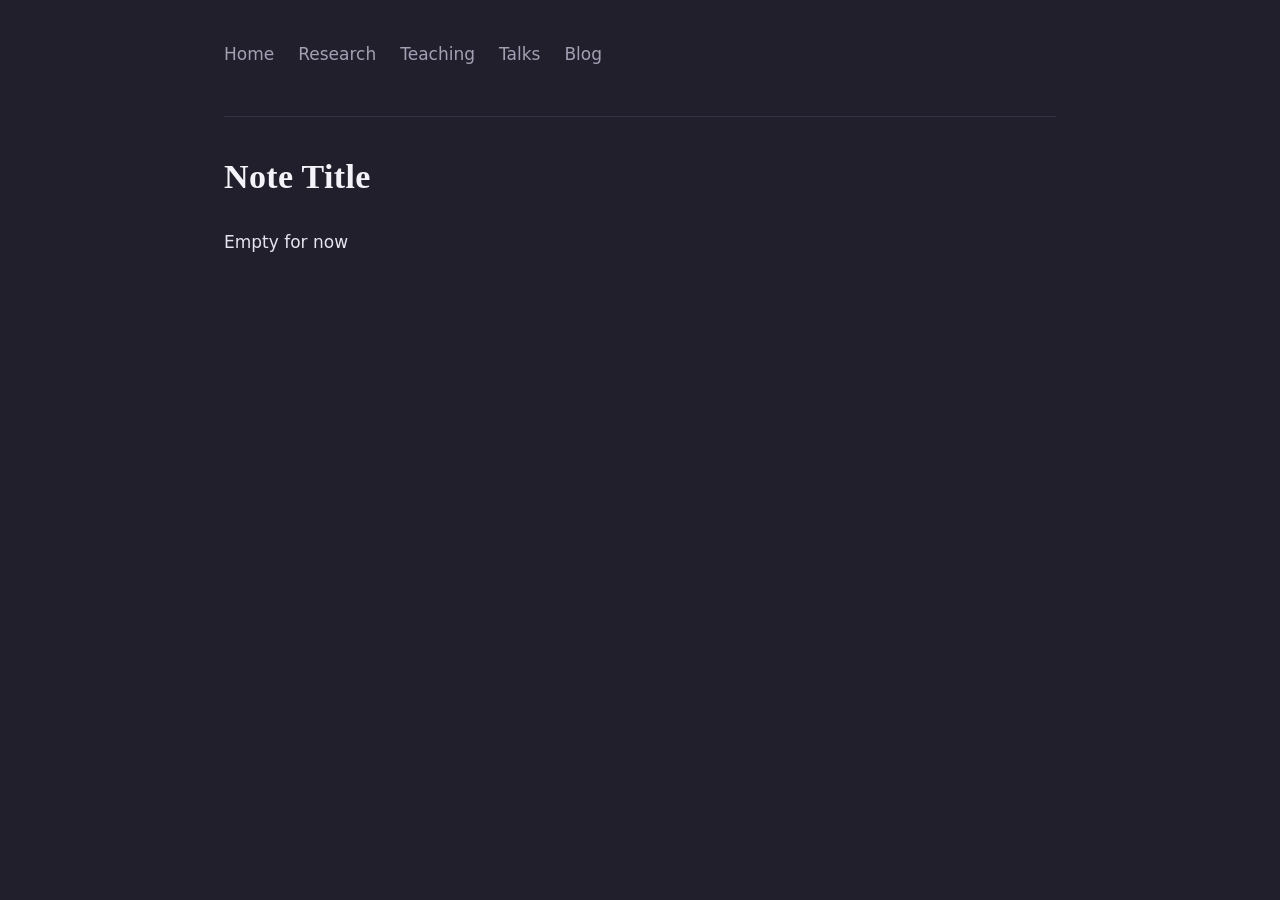
<file: files/empty file.html>
<!doctype html>
<html lang="en">
<head>
<meta charset="utf-8">
<meta name="viewport" content="width=device-width, initial-scale=1">
<title>Note Title &middot; Dingqun Deng</title>
<link rel="stylesheet" href="../style.css">
</head>

<body>
<div class="wrap">

  <header>
    <nav>
      <ul>
        <li><a href="../index.html">Home</a></li>
        <li><a href="../research.html">Research</a></li>
        <li><a href="../teaching.html">Teaching</a></li>
        <li><a href="../talks.html">Talks</a></li>
        <li><a href="../blog.html">Blog</a></li>
      </ul>
    </nav>
  </header>

  <hr>

  <h1>Note Title</h1>

  <section>
    <p>
      Empty for now
    </p>
    <p>
    </p>
    <p>
    </p>
  </section>

</div>
</body>
</html>
</file>
<file: style.css>
/* ============================================================
   Personal site — dark theme
   Palette: Proton-style lifted charcoal ground, hot pink links,
   green badges, comfortable text brightness.
   Layout metrics preserved from the original stylesheet.
   ============================================================ */

:root {
  --bg:            #201f2b;   /* ground: lifted violet-charcoal */
  --bg-raised:     #282735;   /* slightly lifted surface */
  --text:          #e6e4ee;   /* body text: soft near-white */
  --heading:       #f5f3fa;   /* headings: bright near-white */
  --muted:         #a3a0b5;   /* secondary text: metadata, nav, labels */
  --faint:         #817d94;   /* tertiary text: footer, list numbers */
  --line:          #343246;   /* hairlines and borders */
  --accent:        #ff79c6;   /* hot pink: links */
  --accent-strong: #ffa3d6;   /* accent on hover */
  --accent-dim:    rgba(255, 121, 198, 0.13);  /* translucent accent fill  */
  --accent-line:   rgba(255, 121, 198, 0.40);  /* translucent accent border */
  --badge-accent:  #4cc38a;   /* green: page-count badges */
  --badge-strong:  #7fdcae;   /* badge brighter tone */
  --badge-dim:     rgba(76, 195, 138, 0.13);
  --badge-line:    rgba(76, 195, 138, 0.38);
}

body {
  margin: 0;
  padding: 0;
  background: var(--bg);
  color: var(--text);
  font-family: ui-sans-serif, system-ui, -apple-system, BlinkMacSystemFont,
               "Segoe UI", Roboto, "Helvetica Neue", Arial, sans-serif;
  font-size: 17px;
  line-height: 1.65;
  -webkit-font-smoothing: antialiased;
  text-rendering: optimizeLegibility;
}

/* Selection tinted with the accent */
::selection {
  background: var(--accent-dim);
  color: var(--heading);
}

.wrap {
  max-width: 52rem;
  margin: 0 auto;
  padding: 2.5rem 1.5rem;
}

/* ---------- Header & Navigation ---------- */

header nav ul {
  list-style: none;
  padding: 0;
  margin: 0 0 3rem 0;
  display: flex;
  gap: 1.5rem;
}

header nav a {
  text-decoration: none;
  color: var(--muted);
  font-weight: 500;
  padding-bottom: 0.15rem;
  border-bottom: 2px solid transparent;
  transition: color 0.15s ease, border-color 0.15s ease;
}

header nav a:hover {
  color: var(--heading);
  border-bottom-color: var(--accent-line);
}

/* ---------- Links ---------- */

a {
  color: var(--accent);
  text-decoration: underline;
  text-decoration-color: var(--accent-line);
  text-underline-offset: 3px;
  text-decoration-thickness: 1px;
  transition: color 0.15s ease, text-decoration-color 0.15s ease;
}

a:hover {
  color: var(--accent-strong);
  text-decoration-color: var(--accent-strong);
}

/* ---------- Headings (serif, scholarly) ---------- */

h1, h2, h3 {
  font-family: "Iowan Old Style", "Palatino Linotype", Palatino, Georgia,
               "Times New Roman", serif;
  font-weight: bold;
  color: var(--heading);
  letter-spacing: 0.01em;
}

h2 {
  font-size: 1.3rem;
  border-bottom: 1px solid var(--line);
  padding-bottom: 0.3rem;
  margin-top: 0;
}

section {
  margin-bottom: 2.5rem;
}

/* ---------- Divider Lines ---------- */

hr {
  border: 0;
  border-top: 1px solid var(--line);
  margin: 2rem 0;
}

/* ---------- Text Lists & Alignment Classes ---------- */

ul.clean-list {
  list-style: none;
  padding: 0;
  margin: 0;
}

.item-row {
  display: flex;
  gap: 2rem;
  margin-bottom: 1rem;
}

.term {
  width: 7rem;
  flex-shrink: 0;
  color: var(--muted);
}

.content {
  flex-grow: 1;
}

.role {
  width: 8rem;
  text-align: right;
  color: var(--muted);
}

/* ---------- Research & Publications ---------- */

ol.numbered-list {
  padding-left: 1.5rem;
  line-height: 1.7;
}

ol.numbered-list li::marker {
  color: var(--faint);
  font-variant-numeric: tabular-nums;
}

.pub-item, .talk-item {
  margin-bottom: 1.2rem;
}

.journal-title {
  color: var(--heading);
  font-weight: bold;
}

/* ---------- Grey Metadata Styling ---------- */

.muted, .venue, .ids {
  color: var(--muted);
}

/* ---------- Page count badge (green) ---------- */

.page-count {
  display: inline-block;
  margin-left: 0.45em;
  padding: 0.12em 0.65em;
  border-radius: 999px;
  background-color: var(--badge-dim);
  border: 1px solid var(--badge-line);
  color: var(--badge-strong);
  font-size: 0.78em;
  font-weight: 600;
  letter-spacing: 0.03em;
  vertical-align: middle;
  white-space: nowrap;
}

/* ---------- Profile Layout ---------- */

.profile-row {
  display: flex;
  gap: 2rem;
  align-items: flex-start;
  margin-bottom: 2rem;
}

.profile-avatar {
  width: 140px;
  border-radius: 8px;
  border: 1px solid var(--line);
}

.profile-name {
  margin: 0 0 0.5rem 0;
  font-size: 1.6rem;
  font-weight: normal;
}

.profile-title {
  margin: 0 0 1rem 0;
  color: var(--muted);
}

.profile-links {
  margin: 0 0 1rem 0;
  line-height: 1.7;
}

/* ---------- Footer ---------- */

footer {
  margin-top: 2rem;
  border-top: 1px solid var(--line);
  padding-top: 1rem;
  color: var(--faint);
  font-size: 0.9rem;
}

/* ---------- Course note ---------- */

.course-ja {
  margin-left: 1rem;
  color: var(--muted);
}

/* ---------- Responsive ---------- */

@media (max-width: 600px) {
  .item-row {
    flex-direction: column;
    gap: 0.25rem;
  }
  .term, .role {
    width: auto;
    text-align: left;
  }
  .profile-row {
    flex-direction: column;
    gap: 1.25rem;
  }
}
</file>
